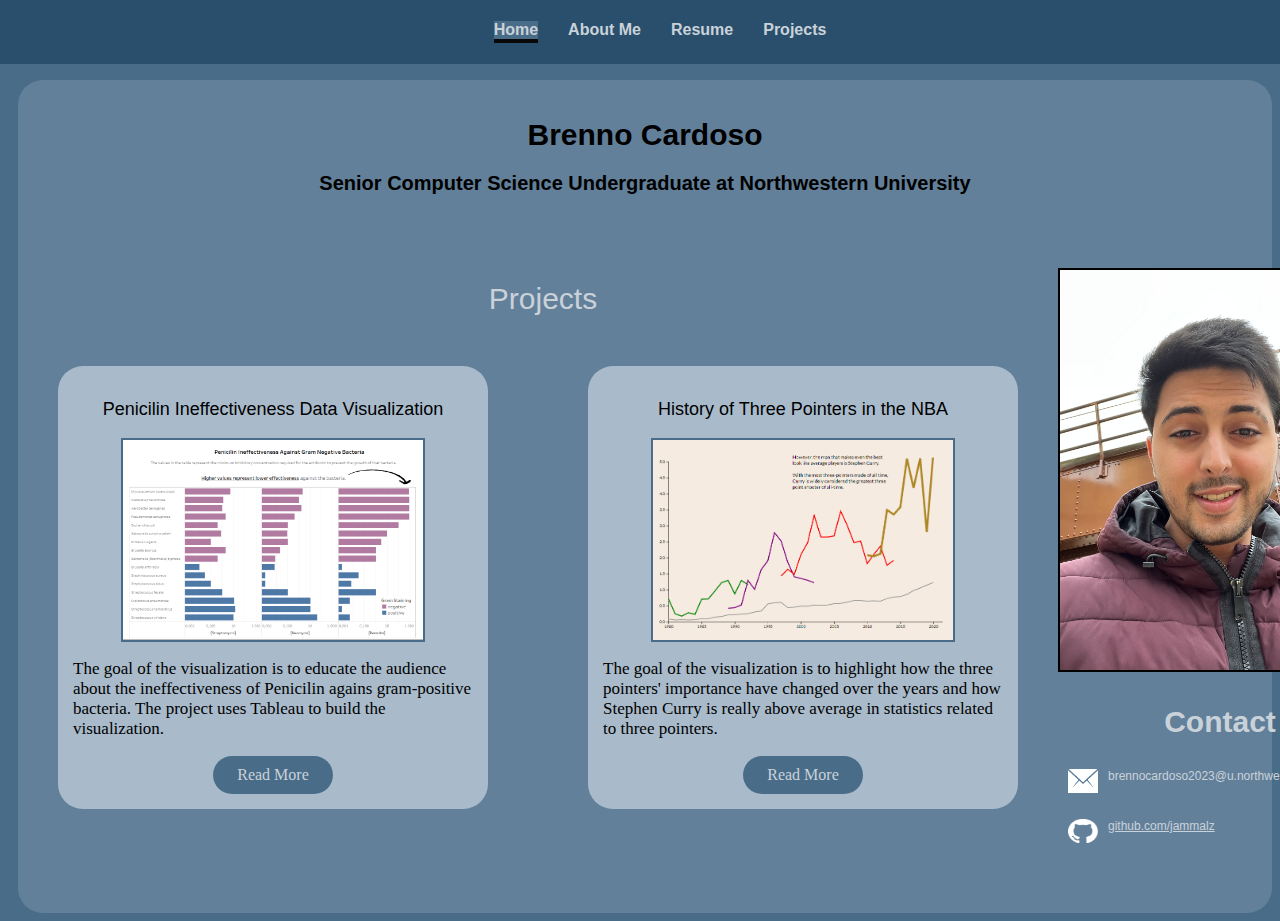
<file: index.html>
<!DOCTYPE html>
<html>
   <head>
      <title>Brenno Cardoso - Personal Portfolio</title>
      <link rel="stylesheet" href="styles.css">
      <meta charset="utf-8">
   </head>
   <body>
    <nav role="navigation" class="top-nav">
        <ul>
            <li nav aria-current=page><a role="button" tabindex=0 href="index.html">Home</a></li>
            <li><a role="button" tabindex=1 href="about.html">About Me</a></li>
            <li><a role="button" tabindex=2 href="resume.html">Resume</a></li>
            <li><a aria-haspopup="true" tabindex=3 aria-expanded="false">Projects</a>
                <ul class="pulldown-menu">
                    <li><a role="button" tabindex=4 href="penicilin.html">Penicilin Ineffectiveness Data Visualization</a></li>
                    <li><a role="button" tabindex=5 href="nba.html">History of Three Pointers in the NBA</a></li>
                </ul>
            </li>
        </ul>
    </nav>
    <main>
        <br>
        <h1>Brenno Cardoso</h1>
        <h2> Senior Computer Science Undergraduate at Northwestern University</h2>
        <div class="projects-contact">
            <div class="projects">
            <div class="project-header">Projects</div>
                <ul class="project-list">
                    <li class="project">
                        <p class="project-name"> Penicilin Ineffectiveness Data Visualization</p>
                        <img class="project-photo" src="files/penicilin.png" alt="graph of Penicilin Ineffectiveness Data Visualization">
                        <p class="description"> The goal of the visualization is to educate the audience about the ineffectiveness of Penicilin agains gram-positive bacteria. The project uses Tableau to build the visualization.</p>
                        <a class="read-more" role="button" tabindex=6 href="penicilin.html">Read More</a>
                    </li>
                    <li class="project">
                        <p class="project-name">History of Three Pointers in the NBA</p>
                        <img class="project-photo" src="files/three-pointers.png" alt="graph of History of Three Pointers in the NBA">
                        <p class="description"> The goal of the visualization is to highlight how the three pointers' importance have changed over the years and how Stephen Curry is really above average in statistics related to three pointers.</p>
                        <a class="read-more" role="button" tabindex=7 href="nba.html">Read More</a>
                    </li>
                </ul>
            </div>
            <ul class="contact">
                <li><img class="picture" src="files/picture.jpg" alt="Brenno's profile picture"></li>
                <p class="contact-header"><strong>Contact</strong></p>
                <li style="color: #CAD2D9;"><img class="logo" src="files/mail.png" alt="mail logo">brennocardoso2023@u.northwestern.edu</li><br><br>
                <li><img class="logo" src="files/github.png" alt="github logo"><a role="link" TARGET="_blank" tabindex=8 href="https://github.com/jammalz">github.com/jammalz</a></li>
            </ul>
        </div>
        <br><br><br>
    </main>
   </body>
</html>
</file>
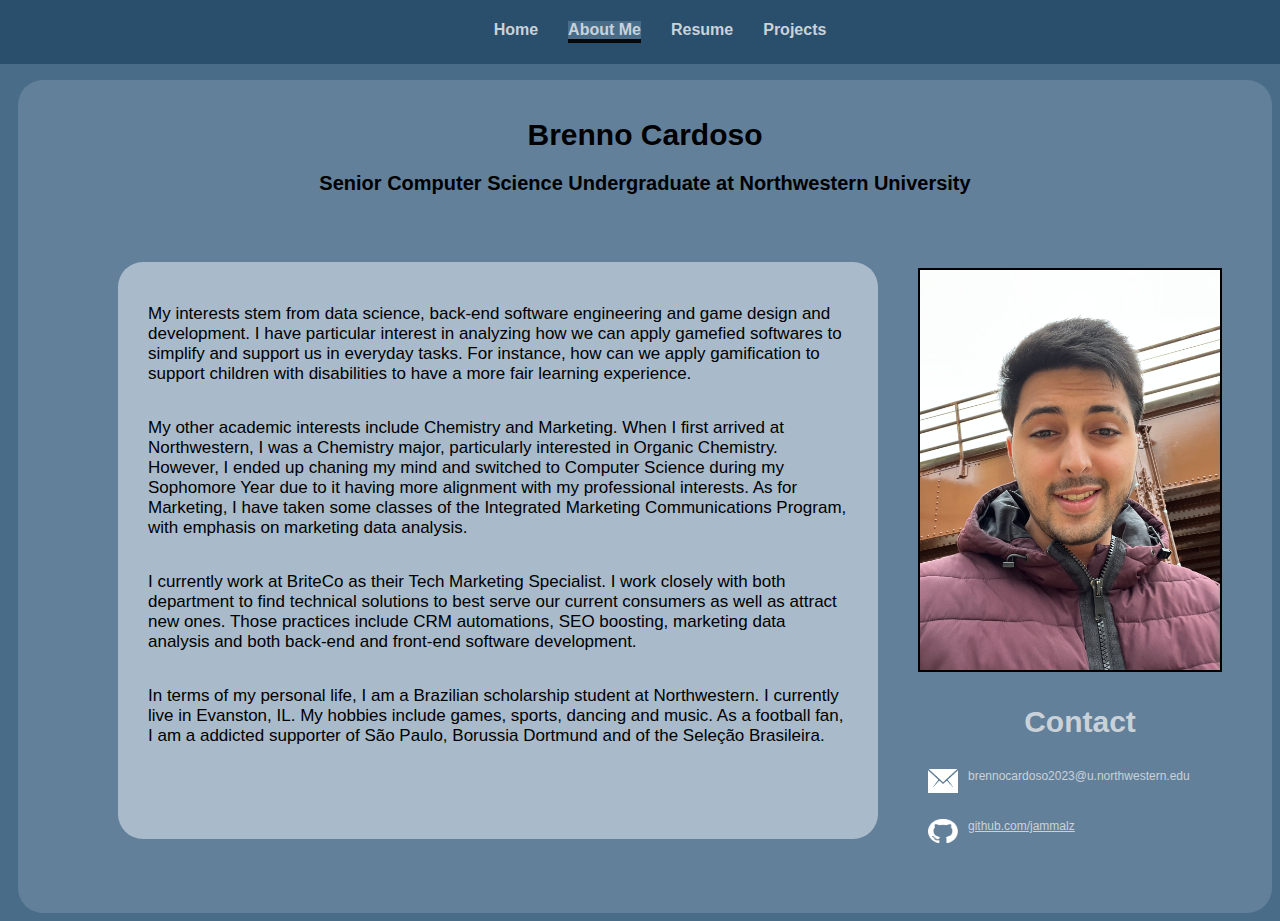
<file: about.html>
<!DOCTYPE html>
<html>
   <head>
      <title>Brenno Cardoso - About Me</title>
      <link rel="stylesheet" href="styles.css">
      <meta charset="utf-8">
   </head>
   <body>
    <nav role="navigation" class="top-nav">
        <ul>
            <li><a role="button" tabindex=0 href="index.html">Home</a></li>
            <li nav aria-current=page><a role="button" tabindex=1 href="about.html">About Me</a></li>
            <li><a role="button" tabindex=2 href="resume.html">Resume</a></li>
            <li><a aria-haspopup="true" tabindex=3 aria-expanded="false">Projects</a>
                <ul class="pulldown-menu">
                    <li><a role="button" tabindex=4 href="penicilin.html">Penicilin Ineffectiveness Data Visualization</a></li>
                    <li><a role="button" tabindex=5 href="nba.html">History of Three Pointers in the NBA</a></li>
                </ul>
            </li>
        </ul>
    </nav>
    <main>
        <br>
        <h1>Brenno Cardoso</h1>
        <h2> Senior Computer Science Undergraduate at Northwestern University</h2>
        <div class="about-me">
            <ul class="personal-info">
                <li><p>My interests stem from data science, back-end software engineering and game design and development. I have particular interest in analyzing how we can apply gamefied softwares to simplify and support us in everyday tasks. For instance, how can we apply gamification to support children with disabilities to have a more fair learning experience.</p></li>
                <li><p>My other academic interests include Chemistry and Marketing. When I first arrived at Northwestern, I was a Chemistry major, particularly interested in Organic Chemistry. However, I ended up chaning my mind and switched to Computer Science during my Sophomore Year due to it having more alignment with my professional interests. As for Marketing, I have taken some classes of the Integrated Marketing Communications Program, with emphasis on marketing data analysis.</p></li>
                <li><p>I currently work at BriteCo as their Tech Marketing Specialist. I work closely with both department to find technical solutions to best serve our current consumers as well as attract new ones. Those practices include CRM automations, SEO boosting, marketing data analysis and both back-end and front-end software development.</p></li>
                <li><p>In terms of my personal life, I am a Brazilian scholarship student at Northwestern. I currently live in Evanston, IL. My hobbies include games, sports, dancing and music. As a football fan, I am a addicted supporter of São Paulo, Borussia Dortmund and of the Seleção Brasileira.</p>
                </em></p></li>
            </ul>
            <ul class="contact">
            <li><img class="picture" src="files/picture.jpg" alt="Brenno's profile picture"></li>
            <p class="contact-header"><strong>Contact</strong></p>
            <li style="color: #CAD2D9;"><img class="logo" src="files/mail.png" alt="mail logo">brennocardoso2023@u.northwestern.edu</li><br><br>
            <li><img class="logo" src="files/github.png" alt="github logo"><a role="link" TARGET="_blank" tabindex=6 href="https://github.com/jammalz">github.com/jammalz</a></li>
            </ul>
        </div>
        <br><br><br>
    </main>
   </body>
</html>
</file>
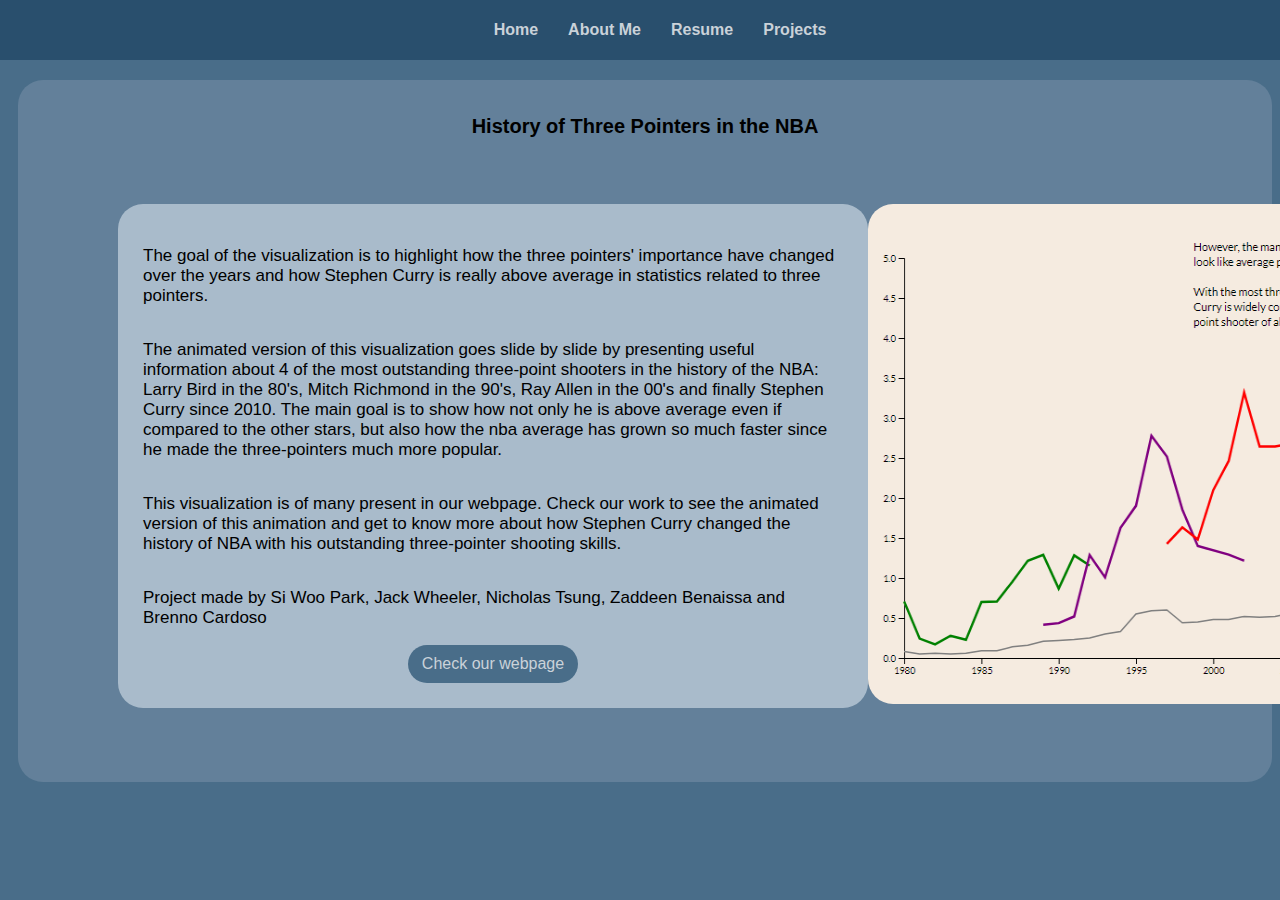
<file: nba.html>
<!DOCTYPE html>
<html>
   <head>
      <title>Brenno Cardoso - History of Three Pointers in the NBA</title>
      <link rel="stylesheet" href="styles.css">
      <meta charset="utf-8">
   </head>
   <body>
    <nav role="navigation" class="top-nav">
        <ul>
            <li><a role="button" tabindex=0 href="index.html">Home</a></li>
            <li><a role="button" tabindex=1 href="about.html">About Me</a></li>
            <li><a role="button" tabindex=2 href="resume.html">Resume</a></li>
            <li><a aria-haspopup="true" tabindex=3 aria-expanded="false">Projects</a>
                <ul class="pulldown-menu">
                    <li><a role="button" tabindex=4 href="penicilin.html">Penicilin Ineffectiveness Data Visualization</a></li>
                    <li nav aria-current=page><a role="button" tabindex=5 href="nba.html">History of Three Pointers in the NBA</a></li>
                </ul>
            </li>
        </ul>
    </nav>
    <main>
        <br>
        <h2>History of Three Pointers in the NBA</h2>
        <div class="about-me">
            <ul class="personal-info">
                <li><p>The goal of the visualization is to highlight how the three pointers' importance have changed over the years and how Stephen Curry is really above average in statistics related to three pointers.</p></li>
                <li><p>The animated version of this visualization goes slide by slide by presenting useful information about 4 of the most outstanding three-point shooters in the history of the NBA: Larry Bird in the 80's, Mitch Richmond in the 90's, Ray Allen in the 00's and finally Stephen Curry since 2010. The main goal is to show how not only he is above average even if compared to the other stars, but also how the nba average has grown so much faster since he made the three-pointers much more popular.</p></li>
                <li><p>This visualization is of many present in our webpage. Check our work to see the animated version of this animation and get to know more about how Stephen Curry changed the history of NBA with his outstanding three-pointer shooting skills.</p></li>
                <li><p>Project made by Si Woo Park, Jack Wheeler, Nicholas Tsung, Zaddeen Benaissa and Brenno Cardoso</p>
                </p></li>
                <a class="read-more" style="width:150px;" role="button" tabindex=7 TARGET="_blank" href="https://cs333-group4.github.io/cs333-group4/?fbclid=IwAR24X-U-uvE3d6HulsrKIqZhXJ3Xl5pGcHOHXIaqS2ulOP90knNUGGERYYI">Check our webpage</a>
            </ul>
            <img style="width: 700px; height: 500px; margin-top: 50px; border-radius: 25px;" src="files/three-pointers.png" alt="graph of History of Three Pointers in the NBA">
        </div>
        <br><br><br>
    </main>
   </body>
</html>
</file>
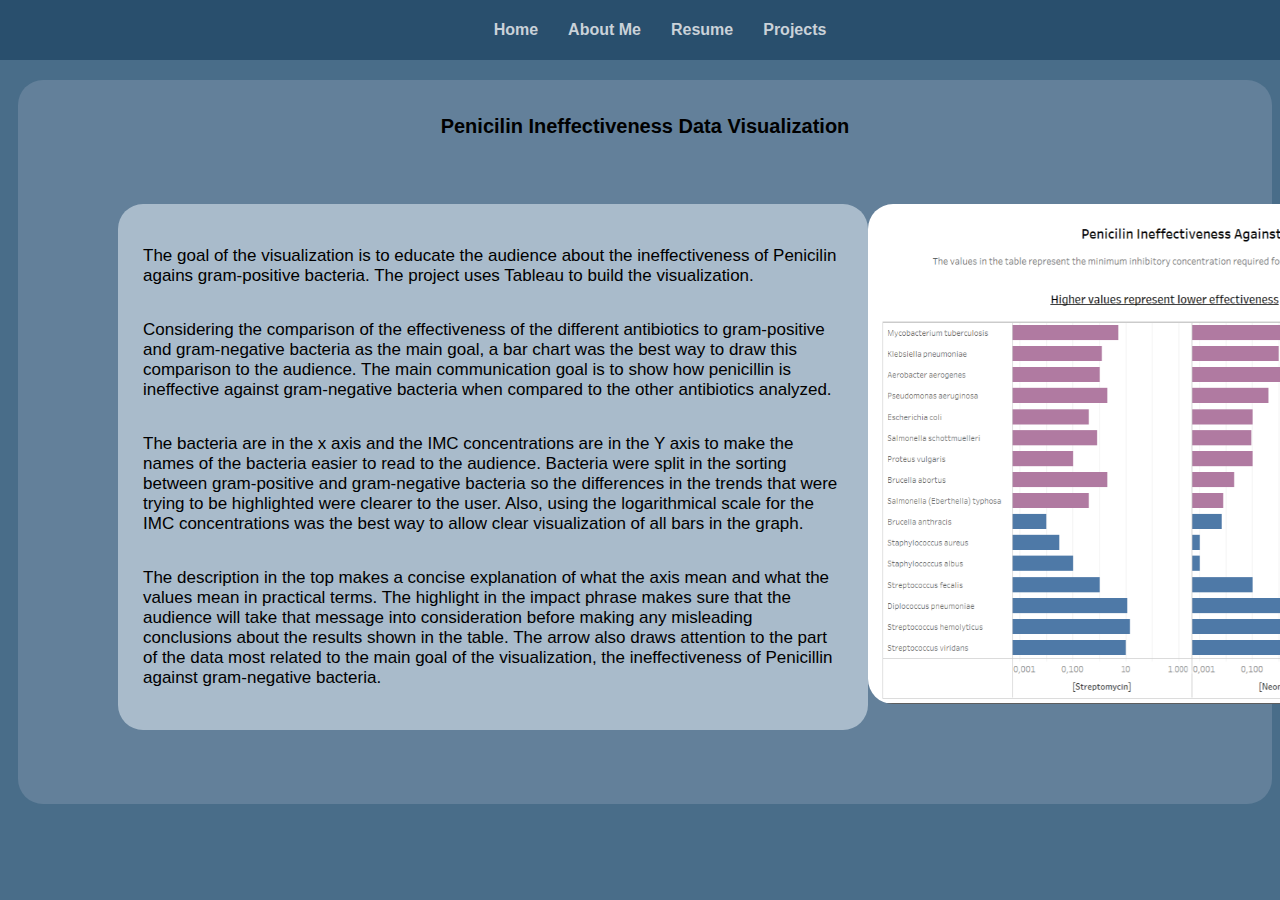
<file: penicilin.html>
<!DOCTYPE html>
<html>
   <head>
      <title>Brenno Cardoso - Penicilin Ineffectiveness Data Visualization</title>
      <link rel="stylesheet" href="styles.css">
      <meta charset="utf-8">
   </head>
   <body>
    <nav role="navigation" class="top-nav">
        <ul>
            <li><a role="button" tabindex=0 href="index.html">Home</a></li>
            <li><a role="button" tabindex=1 href="about.html">About Me</a></li>
            <li><a role="button" tabindex=2 href="resume.html">Resume</a></li>
            <li><a aria-haspopup="true" tabindex=3 aria-expanded="false">Projects</a>
                <ul class="pulldown-menu">
                    <li nav aria-current=page><a role="button" tabindex=4 href="penicilin.html">Penicilin Ineffectiveness Data Visualization</a></li>
                    <li><a role="button" tabindex=5 href="nba.html">History of Three Pointers in the NBA</a></li>
                </ul>
            </li>
        </ul>
    </nav>
    <main>
        <br>
        <h2> Penicilin Ineffectiveness Data Visualization</h2>
        <div class="about-me">
            <ul class="personal-info">
                <li><p>The goal of the visualization is to educate the audience about the ineffectiveness of Penicilin agains gram-positive bacteria. The project uses Tableau to build the visualization.</p></li>
                <li><p>Considering the comparison of the effectiveness of the different antibiotics to gram-positive and gram-negative bacteria as the main goal, a bar chart was the best way to draw this comparison to the audience. The main communication goal is to show how penicillin is ineffective against gram-negative bacteria when compared to the other antibiotics analyzed.</p></li>
                <li><p>The bacteria are in the x axis and the IMC concentrations are in the Y axis to make the names of the bacteria easier to read to the audience. Bacteria were split in the sorting between gram-positive and gram-negative bacteria so the differences in the trends that were trying to be highlighted were clearer to the user. Also, using the logarithmical scale for the IMC concentrations was the best way to allow clear visualization of all bars in the graph.</p></li>
                <li><p>The description in the top makes a concise explanation of what the axis mean and what the values mean in practical terms. The highlight in the impact phrase makes sure that the audience will take that message into consideration before making any misleading conclusions about the results shown in the table. The arrow also draws attention to the part of the data most related to the main goal of the visualization, the ineffectiveness of Penicillin against gram-negative bacteria.</p>
                </em></p></li>
            </ul>
            <img style="width: 700px; height: 500px; margin-top: 50px; border-radius: 25px;" src="files/penicilin.png" alt="graph of Penicilin Ineffectiveness Data Visualization">
        </div>
        <br><br><br>
    </main>
   </body>
</html>
</file>
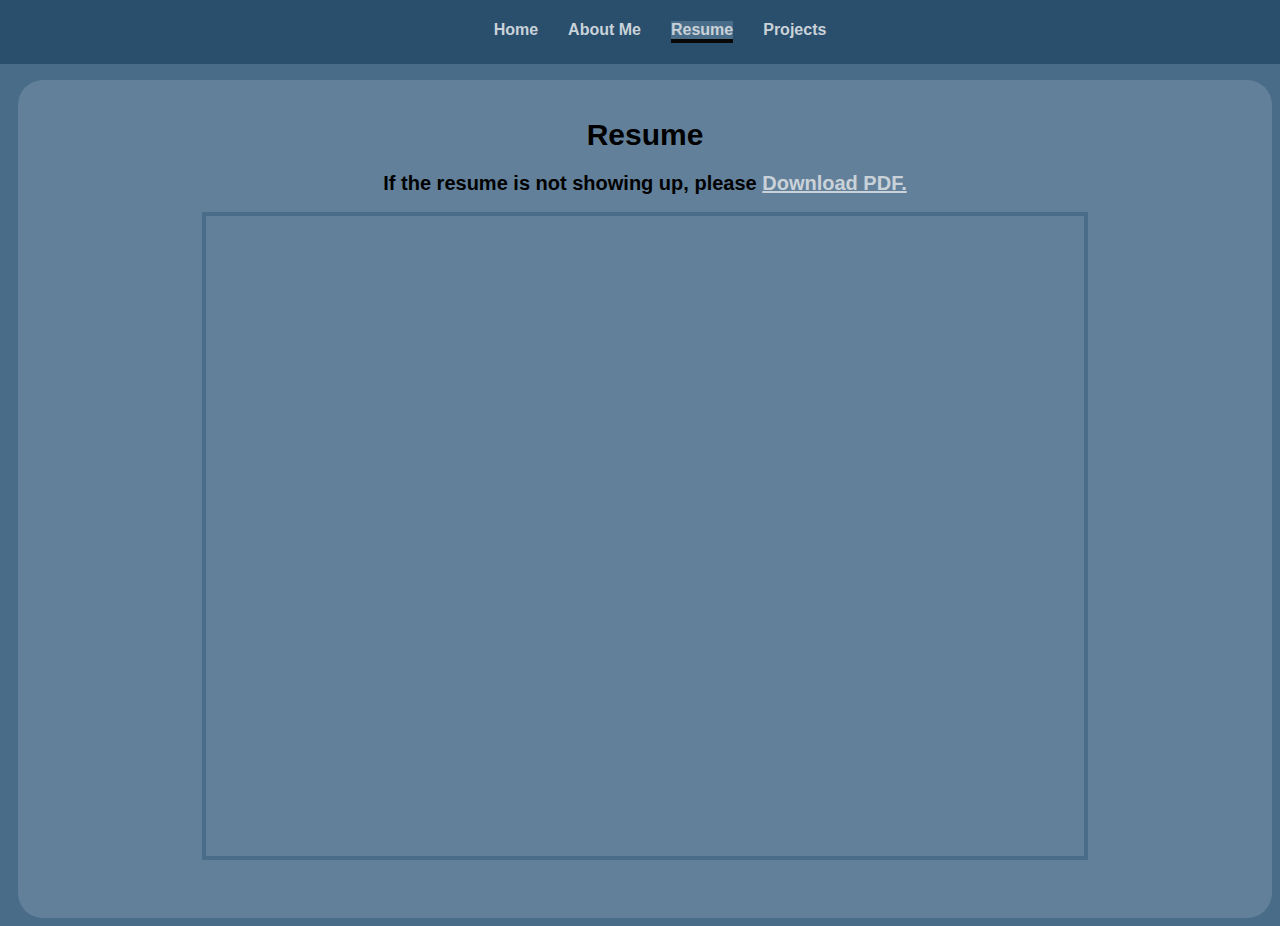
<file: resume.html>
<!DOCTYPE html>
<html>
   <head>
      <title>Brenno Cardoso - Resume</title>
      <link rel="stylesheet" href="styles.css">
      <meta charset="utf-8">
   </head>
   <body>
    <nav role="navigation" class="top-nav">
        <ul>
            <li><a role="button" tabindex=0 href="index.html">Home</a></li>
            <li><a role="button" tabindex=1 href="about.html">About Me</a></li>
            <li nav aria-current=page><a role="button" tabindex=2 href="resume.html">Resume</a></li>
            <li><a aria-haspopup="true" tabindex=3 aria-expanded="false">Projects</a>
                <ul class="pulldown-menu">
                    <li><a role="button" tabindex=4 href="penicilin.html">Penicilin Ineffectiveness Data Visualization</a></li>
                    <li><a role="button" tabindex=5 href="nba.html">History of Three Pointers in the NBA</a></li>
                </ul>
            </li>
        </ul>
    </nav>
    <main>
        <br>
        <h1>Resume</h1>
        <h2>If the resume is not showing up, please <a role="link" tabindex=6 href="https://drive.google.com/uc?export=download&id=1X6CAwDEMk_XqTO9DEyUlDXtWy3oiW5td" download="BrennoCardosoResume.pdf">Download PDF.<script async="false" type="text/javascript" src="chrome-extension://fnjhmkhhmkbjkkabndcnnogagogbneec/in-page.js"></script></a></h2>
        <div class="resume">
            <iframe alt="resume pdf" class="resume-pdf" src="https://drive.google.com/file/d/1X6CAwDEMk_XqTO9DEyUlDXtWy3oiW5td/preview" width="70%" height="640" allow="autoplay"></iframe>
        </div>
        <br><br><br>
    </main>
   </body>
</html>
</file>
<file: styles.css>
h1{ 
    font-size: 30px; 
    font-family:Helvetica, sans-serif;
 } 
 h2{ 
    font-size: 20px; 
    font-family:Helvetica, sans-serif; 
 } 
nav.top-nav{
    background-color: #294F6D;
    position: fixed;
    color: #CAD2D9;
    top: 0px;
    right: 0px;
    left: 0px;
}
nav [aria-current=page]{
    background-color: #496D89;
    color: #CAD2D9;
    border-bottom: .25em solid rgb(8, 8, 8);
}
body{
    background-color: #496D89;
}
main{
    margin-top: 80px;
    margin-left: 10px;
    text-align: center;
    background-color: #63809A;
    border-radius: 25px;
}
nav.top-nav li{
    display: inline-block;
    font-family: sans-serif;
    font-weight: bold;
    margin: 5px;
    user-select: none;
}
nav.top-nav li:hover{
    text-decoration: underline;
}
nav.top-nav ul{
    list-style: none;
    display:flex;
    justify-content: center;
    gap: 20px;
}
nav.top-nav .pulldown-menu li{
    display: block;
}
nav.top-nav .pulldown-menu{
    display: none;
    position: absolute;
    border: 1px solid #072842;
    background-color: #294F6D;
}
nav.top-nav li:hover .pulldown-menu{
    display: block;
}

p{
    text-align: left;
    font-size: 17px;
}

a{
    color: #CAD2D9;
    text-decoration: none;
}

.picture{
    width: 300px;
    height: 400px;
    border: 2px solid black;
    margin-right: 50px;
    margin-top: 40px;
}

.logo{
    width: 30px;
    height: 24px;
    float: left;
    margin-left: 10px;
    margin-right: 10px;
    vertical-align: middle;
}

.contact{
    list-style: none;
}

.contact li{
    text-align: left;
    font-family:Helvetica, sans-serif;
    font-size: 12px;
}

p.contact-header{
    color: #CAD2D9;
    text-align: center;
    font-size: 30px;
    font-family:Helvetica, sans-serif;
    margin-left: -30px;
}


.personal-info{
    background-color: #A9BBCB;
    border-radius: 25px;
    padding: 25px;
    margin-left: 100px;
    margin-bottom: 20px;
    width: 800px;
    display: flex;
    flex-direction: column;
    align-items: center;
    font-family:Helvetica, sans-serif;
}
.personal-info li{
    width: 700px;
    font-size: 17px;
}

.personal-info, .project-list{
    list-style: none;
    margin-top: 50px;
}

.about-me, .projects-contact{
    display: flex;
    justify-content: space-evenly;
}

.project-header{
    color: #CAD2D9;
    text-align: center;
    font-size: 30px;
    font-family:Helvetica, sans-serif;
    margin-left: 50px;
    margin-top: 70px;
}

.project{
    background-color: #A9BBCB;
    border-radius: 25px;
    padding: 15px;
    display: flex;
    justify-content: center;
    flex-direction: column;
    align-items: center;
    width: 400px;
}

.project-list{
    display: flex;
    justify-content: space-evenly;
    gap: 100px;
}

.project-photo{
    width: 300px;
    height: 200px;
    float: left;
    margin-left: 10px;
    margin-right: 10px;
    vertical-align: middle;
    border: #496D89 2px solid;
}

.project-name{
    text-align: center;
    font-family:Helvetica, sans-serif;
    font-size: 18px;
}

[role=link] {
    text-decoration: underline; 
}

.read-more{
    border-radius: 25px;
    background-color: #496D89;
    padding: 10px;
    width: 100px;
}

.resume-pdf{
    border: #496D89 4px solid;
}
</file>
